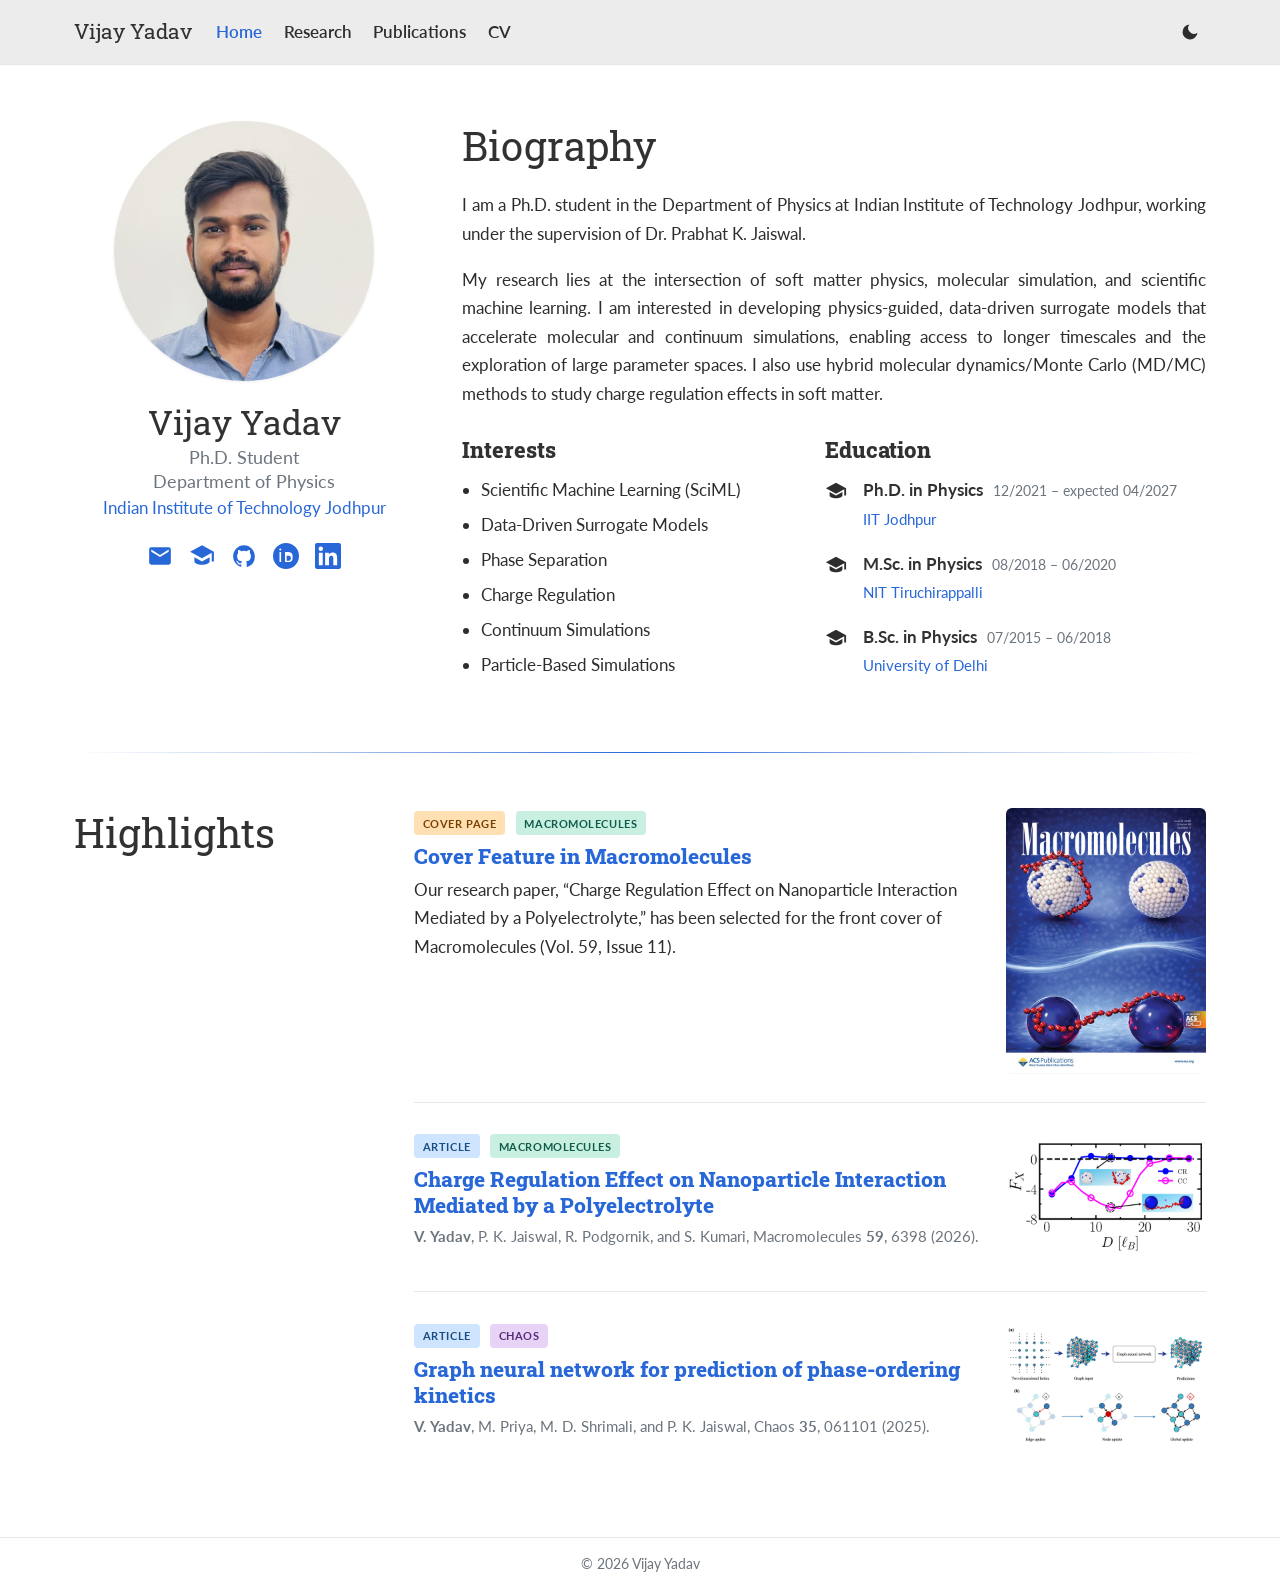
<file: index.html>
<!DOCTYPE html>
<html lang="en" data-theme="light">
<head>
  <meta charset="UTF-8">
  <meta name="viewport" content="width=device-width, initial-scale=1.0">
  <title>Home · Vijay Yadav</title>
  <meta name="description" content="Research profile of Vijay Yadav, Ph.D. student at IIT Jodhpur.">
  <link rel="icon" type="image/svg+xml" href="assets/img/favicon.svg">

  <!-- Nunito font (the rounded look from the reference theme) -->
  <link rel="preconnect" href="https://fonts.googleapis.com">
  <link rel="preconnect" href="https://fonts.gstatic.com" crossorigin>
  <link href="https://fonts.googleapis.com/css2?family=Lato:ital,wght@0,400;0,700;0,900;1,400&family=Roboto+Slab:wght@400;700;800&display=swap" rel="stylesheet">

  <link rel="stylesheet" href="assets/css/styles.css">
</head>
<body>

  <!-- =====================================================================
       NAVIGATION
       ===================================================================== -->
  <header class="site-nav">
    <div class="nav-inner">
      <a class="nav-brand" href="index.html">Vijay Yadav</a>

      <nav class="nav-links" id="navLinks">
        <a href="index.html" class="active">Home</a>
        <a href="research.html">Research</a>
        <a href="publications.html">Publications</a>
        <a href="cv.html">CV</a>

        <button class="icon-btn theme-toggle" aria-label="Toggle dark mode" title="Toggle dark mode">
          <svg class="icon-moon" viewBox="0 0 24 24" fill="currentColor"><path d="M21 12.79A9 9 0 1 1 11.21 3 7 7 0 0 0 21 12.79z"/></svg>
          <svg class="icon-sun" viewBox="0 0 24 24" fill="none" stroke="currentColor" stroke-width="2" stroke-linecap="round"><circle cx="12" cy="12" r="4"/><path d="M12 2v2M12 20v2M4.9 4.9l1.4 1.4M17.7 17.7l1.4 1.4M2 12h2M20 12h2M4.9 19.1l1.4-1.4M17.7 6.3l1.4-1.4"/></svg>
          <span class="theme-label">Dark mode</span>
        </button>
      </nav>

      <div class="nav-actions">
        <!-- Hamburger (shown on small screens only) -->
        <button class="icon-btn nav-toggle" aria-label="Open menu" title="Menu">
          <svg viewBox="0 0 24 24" fill="none" stroke="currentColor" stroke-width="2" stroke-linecap="round"><path d="M3 6h18M3 12h18M3 18h18"/></svg>
        </button>
      </div>
    </div>
  </header>

  <main class="container">

    <!-- =================================================================
         HERO / BIOGRAPHY
         ================================================================= -->
    <section class="section hero" id="about">
      <div class="hero-grid">

        <!-- Left: profile card -->
        <aside class="profile-card">
          <img class="avatar" src="assets/img/vijay.JPG" alt="Photo of Vijay Yadav" width="560" height="586" fetchpriority="high">
          <h1 class="profile-name">Vijay Yadav</h1>
          <p class="profile-role">Ph.D. Student</p>
          <p class="profile-dept">Department of Physics</p>
          <a class="profile-org" href="https://www.iitj.ac.in/" target="_blank" rel="noopener">Indian Institute of Technology Jodhpur</a>

          <div class="social-icons">
            <!-- Email -->
            <a href="mailto:yadav.59@iitj.ac.in" aria-label="Email" title="Email">
              <svg width="26" height="26" viewBox="0 0 24 24" fill="currentColor"><path d="M20 4H4a2 2 0 0 0-2 2v12a2 2 0 0 0 2 2h16a2 2 0 0 0 2-2V6a2 2 0 0 0-2-2zm0 4-8 5-8-5V6l8 5 8-5z"/></svg>
            </a>
            <!-- Google Scholar -->
            <a href="https://scholar.google.com/citations?user=Ba7wpCMAAAAJ&hl=en" target="_blank" rel="noopener" aria-label="Google Scholar" title="Google Scholar">
              <svg width="26" height="26" viewBox="0 0 24 24" fill="currentColor"><path d="M12 2 1 8l11 6 9-4.9V17h2V8L12 2zM5 13.2V17c0 1.7 3.1 3 7 3s7-1.3 7-3v-3.8l-7 3.8-7-3.8z"/></svg>
            </a>
            <!-- GitHub -->
            <a href="https://github.com/ivijayyadav" target="_blank" rel="noopener" aria-label="GitHub" title="GitHub">
              <svg width="26" height="26" viewBox="0 0 24 24" fill="currentColor"><path d="M12 2C6.48 2 2 6.58 2 12.25c0 4.53 2.87 8.37 6.84 9.73.5.09.68-.22.68-.49v-1.7c-2.78.62-3.37-1.2-3.37-1.2-.45-1.18-1.11-1.5-1.11-1.5-.91-.63.07-.62.07-.62 1 .07 1.53 1.06 1.53 1.06.9 1.56 2.36 1.11 2.94.85.09-.66.35-1.11.63-1.37-2.22-.26-4.56-1.14-4.56-5.06 0-1.12.39-2.03 1.03-2.75-.1-.26-.45-1.3.1-2.71 0 0 .84-.28 2.75 1.05a9.3 9.3 0 0 1 5 0c1.91-1.33 2.75-1.05 2.75-1.05.55 1.41.2 2.45.1 2.71.64.72 1.03 1.63 1.03 2.75 0 3.93-2.34 4.79-4.57 5.05.36.32.68.94.68 1.9v2.82c0 .27.18.59.69.49A10.26 10.26 0 0 0 22 12.25C22 6.58 17.52 2 12 2z"/></svg>
            </a>
            <!-- ORCID -->
            <a href="https://orcid.org/0009-0006-4903-8044" target="_blank" rel="noopener" aria-label="ORCID" title="ORCID">
              <svg width="26" height="26" viewBox="0 0 24 24" fill="currentColor"><path d="M12 0a12 12 0 1 0 0 24 12 12 0 0 0 0-24zM7.5 17.6H6V8.4h1.5v9.2zM6.7 6.9a.95.95 0 1 1 0-1.9.95.95 0 0 1 0 1.9zm11.4 7.1c0 2.6-1.7 3.6-4 3.6h-3V8.4h3c2.2 0 4 1 4 3.6zm-1.6 0c0-1.9-1.2-2.3-2.6-2.3h-1.3v4.6h1.3c1.3 0 2.6-.4 2.6-2.3z"/></svg>
            </a>
            <!-- LinkedIn -->
            <a href="https://www.linkedin.com/in/vijpiml/" target="_blank" rel="noopener" aria-label="LinkedIn" title="LinkedIn">
              <svg width="26" height="26" viewBox="0 0 24 24" fill="currentColor"><path d="M20.45 20.45h-3.56v-5.57c0-1.33-.02-3.04-1.85-3.04-1.85 0-2.14 1.45-2.14 2.94v5.67H9.34V9h3.42v1.56h.05c.48-.9 1.64-1.85 3.37-1.85 3.6 0 4.27 2.37 4.27 5.46v6.28zM5.34 7.43a2.07 2.07 0 1 1 0-4.14 2.07 2.07 0 0 1 0 4.14zM7.12 20.45H3.56V9h3.56v11.45zM22.22 0H1.77C.8 0 0 .78 0 1.75v20.5C0 23.22.8 24 1.77 24h20.45c.98 0 1.78-.78 1.78-1.75V1.75C24 .78 23.2 0 22.22 0z"/></svg>
            </a>
          </div>
        </aside>

        <!-- Right: biography text -->
        <div class="bio">
          <h2 class="section-title">Biography</h2>
          <p>
            I am a Ph.D. student in the Department of Physics at 
            <a href="https://www.iitj.ac.in/" target="_blank" rel="noopener">Indian Institute of Technology Jodhpur</a>, 
            working under the supervision of <a href="https://home.iitj.ac.in/~prabhat.jaiswal/" target="_blank" rel="noopener">Dr. Prabhat K. Jaiswal</a>.
          </p>

          <p>  
            My research lies at the intersection of soft matter physics, molecular simulation, and scientific machine learning. 
            I am interested in developing physics-guided, data-driven surrogate models that accelerate molecular and continuum simulations, 
            enabling access to longer timescales and the exploration of large parameter spaces. 
            I also use hybrid molecular dynamics/Monte Carlo (MD/MC) methods to study charge regulation effects in soft matter.
          </p>

          <div class="info-grid">
            <div>
              <h3>Interests</h3>
              <ul>
                <li>Scientific Machine Learning (SciML)</li>
                <li>Data-Driven Surrogate Models</li>
                <li>Phase Separation</li>
                <li>Charge Regulation</li>
                <li>Continuum Simulations</li>
                <li>Particle-Based Simulations</li>
              </ul>
            </div>
            <div>
              <h3>Education</h3>
              <ul class="edu-list">
                <li>
                  <svg viewBox="0 0 24 24" fill="currentColor"><path d="M12 3 1 9l11 6 9-4.9V17h2V9L12 3zM5 13.2V17c0 1.7 3.1 3 7 3s7-1.3 7-3v-3.8l-7 3.8-7-3.8z"/></svg>
                  <span>
                    <span class="edu-degree">Ph.D. in Physics</span> <span class="edu-date">12/2021 – expected 04/2027</span><br>
                    <span class="edu-school"><a href="https://www.iitj.ac.in/" target="_blank" rel="noopener">IIT Jodhpur</a></span>
                  </span>
                </li>
                <li>
                  <svg viewBox="0 0 24 24" fill="currentColor"><path d="M12 3 1 9l11 6 9-4.9V17h2V9L12 3zM5 13.2V17c0 1.7 3.1 3 7 3s7-1.3 7-3v-3.8l-7 3.8-7-3.8z"/></svg>
                  <span>
                    <span class="edu-degree">M.Sc. in Physics</span> <span class="edu-date">08/2018 – 06/2020</span><br>
                    <span class="edu-school"><a href="https://www.nitt.edu/" target="_blank" rel="noopener">NIT Tiruchirappalli</a></span>
                  </span>
                </li>
                <li>
                  <svg viewBox="0 0 24 24" fill="currentColor"><path d="M12 3 1 9l11 6 9-4.9V17h2V9L12 3zM5 13.2V17c0 1.7 3.1 3 7 3s7-1.3 7-3v-3.8l-7 3.8-7-3.8z"/></svg>
                  <span>
                    <span class="edu-degree">B.Sc. in Physics</span> <span class="edu-date">07/2015 – 06/2018</span><br>
                    <span class="edu-school"><a href="https://www.du.ac.in/" target="_blank" rel="noopener">University of Delhi</a></span>
                  </span>
                </li>
              </ul>
            </div>
          </div>
        </div>
      </div>
    </section>

    <!-- =================================================================
         HIGHLIGHTS
         ================================================================= -->
    <section class="section split-section" id="highlights">
      <div class="split-grid">
        <h2 class="section-title">Highlights</h2>
        <div class="pub-list">

          <article class="pub-item">
            <div class="pub-tags">
              <span class="pub-tag pub-tag--cover">Cover Page</span>
              <span class="pub-tag pub-tag--macromolecules">Macromolecules</span>
            </div>
            <div class="pub-thumb">
              <img src="assets/img/macromolecules_cover.jpeg" alt="Macromolecules cover featuring our article" width="600" height="798" loading="lazy" decoding="async">
            </div>
            <div class="pub-body">
              <h3 class="pub-title"><a href="https://pubs.acs.org/mamobx/issue/59/11" target="_blank" rel="noopener">Cover Feature in Macromolecules</a></h3>
              <p class="pub-summary">Our research paper, “Charge Regulation Effect on Nanoparticle Interaction Mediated by a Polyelectrolyte,” has been selected for the front cover of Macromolecules (Vol. 59, Issue 11).</p>
            </div>
          </article>

          <article class="pub-item">
            <div class="pub-tags">
              <span class="pub-tag pub-tag--article">Article</span>
              <span class="pub-tag pub-tag--macromolecules">Macromolecules</span>
            </div>
            <div class="pub-thumb">
              <img src="assets/img/charge_regulation_thumb.png" alt="Charge regulation between nanoparticles" width="600" height="360" loading="lazy" decoding="async">
            </div>
            <div class="pub-body">
              <h3 class="pub-title"><a href="https://doi.org/10.1021/acs.macromol.5c03412" target="_blank" rel="noopener">Charge Regulation Effect on Nanoparticle Interaction Mediated by a Polyelectrolyte</a></h3>
              <p class="pub-authors"><strong>V. Yadav</strong>, P. K. Jaiswal, R. Podgornik, and S. Kumari, Macromolecules <strong>59</strong>, 6398 (2026).</p>
            </div>
          </article>

          <article class="pub-item">
            <div class="pub-tags">
              <span class="pub-tag pub-tag--article">Article</span>
              <span class="pub-tag pub-tag--chaos">Chaos</span>
            </div>
            <div class="pub-thumb">
              <img src="assets/img/gnn_thumb.png" alt="Graph neural network for phase-ordering kinetics" width="600" height="354" loading="lazy" decoding="async">
            </div>
            <div class="pub-body">
              <h3 class="pub-title"><a href="https://doi.org/10.1063/5.0273728" target="_blank" rel="noopener">Graph neural network for prediction of phase-ordering kinetics</a></h3>
              <p class="pub-authors"><strong>V. Yadav</strong>, M. Priya, M. D. Shrimali, and P. K. Jaiswal, Chaos <strong>35</strong>, 061101 (2025).</p>
            </div>
          </article>

        </div>
      </div>
    </section>

  </main>

  <!-- =====================================================================
       FOOTER
       ===================================================================== -->
  <footer class="site-footer">
    <div class="container">
      © <span id="year">2026</span> Vijay Yadav
    </div>
  </footer>

  <script src="assets/js/main.js"></script>
</body>
</html>
</file>
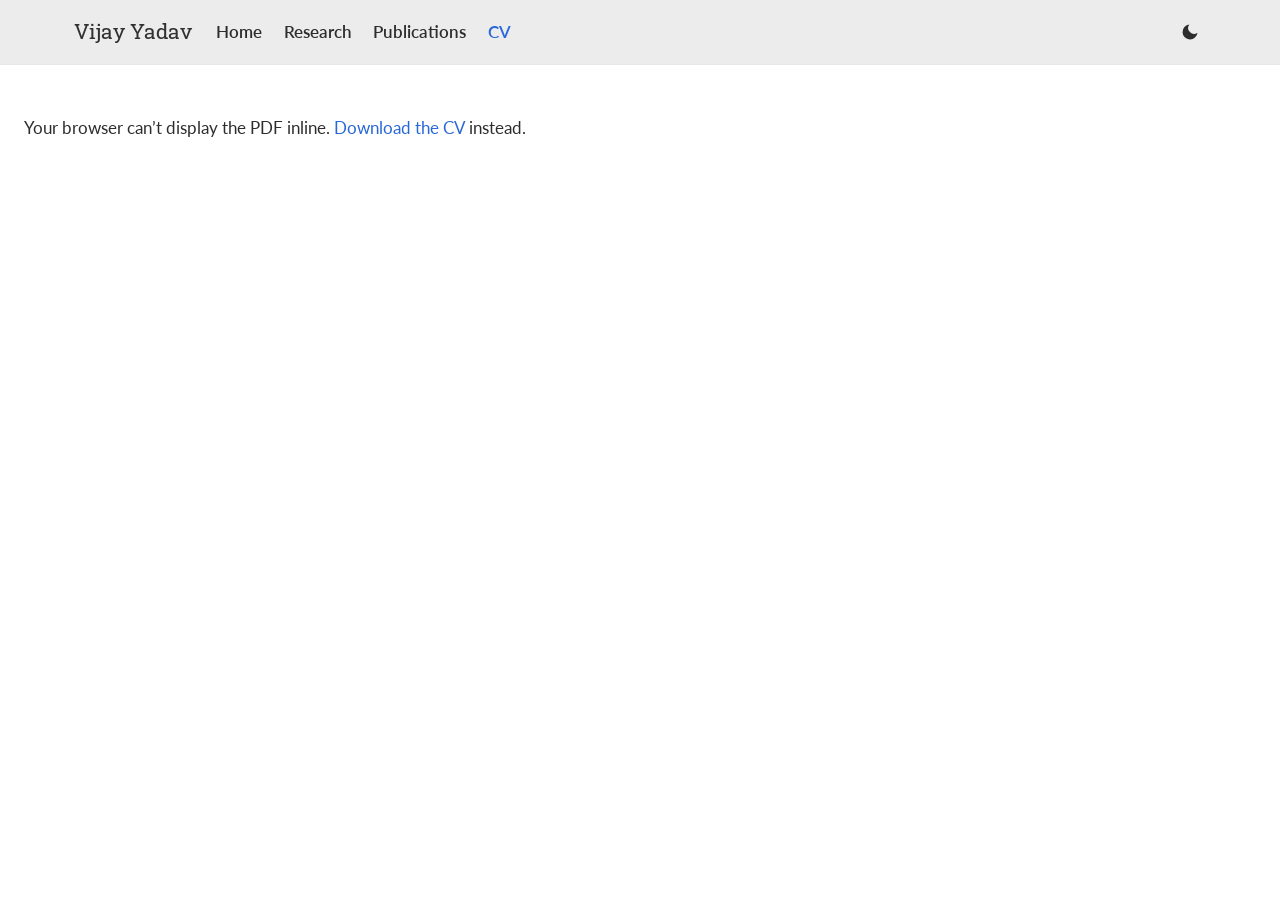
<file: cv.html>
<!DOCTYPE html>
<html lang="en" data-theme="light">
<head>
  <meta charset="UTF-8">
  <meta name="viewport" content="width=device-width, initial-scale=1.0">
  <title>CV · Vijay Yadav</title>
  <meta name="description" content="Curriculum Vitae of Vijay Yadav, Ph.D. student at IIT Jodhpur.">
  <link rel="icon" type="image/svg+xml" href="assets/img/favicon.svg">

  <link rel="preconnect" href="https://fonts.googleapis.com">
  <link rel="preconnect" href="https://fonts.gstatic.com" crossorigin>
  <link href="https://fonts.googleapis.com/css2?family=Lato:ital,wght@0,400;0,700;0,900;1,400&family=Roboto+Slab:wght@400;700;800&display=swap" rel="stylesheet">

  <link rel="stylesheet" href="assets/css/styles.css">
</head>
<body>

  <!-- =====================================================================
       NAVIGATION  ("CV" is active here)
       ===================================================================== -->
  <header class="site-nav">
    <div class="nav-inner">
      <a class="nav-brand" href="index.html">Vijay Yadav</a>

      <nav class="nav-links" id="navLinks">
        <a href="index.html">Home</a>
        <a href="research.html">Research</a>
        <a href="publications.html">Publications</a>
        <a href="cv.html" class="active">CV</a>

        <button class="icon-btn theme-toggle" aria-label="Toggle dark mode" title="Toggle dark mode">
          <svg class="icon-moon" viewBox="0 0 24 24" fill="currentColor"><path d="M21 12.79A9 9 0 1 1 11.21 3 7 7 0 0 0 21 12.79z"/></svg>
          <svg class="icon-sun" viewBox="0 0 24 24" fill="none" stroke="currentColor" stroke-width="2" stroke-linecap="round"><circle cx="12" cy="12" r="4"/><path d="M12 2v2M12 20v2M4.9 4.9l1.4 1.4M17.7 17.7l1.4 1.4M2 12h2M20 12h2M4.9 19.1l1.4-1.4M17.7 6.3l1.4-1.4"/></svg>
          <span class="theme-label">Dark mode</span>
        </button>
      </nav>

      <div class="nav-actions">
        <button class="icon-btn nav-toggle" aria-label="Open menu" title="Menu">
          <svg viewBox="0 0 24 24" fill="none" stroke="currentColor" stroke-width="2" stroke-linecap="round"><path d="M3 6h18M3 12h18M3 18h18"/></svg>
        </button>
      </div>
    </div>
  </header>

  <main>
    <!-- Desktop: the PDF itself. Phones/tablets can't render an inline PDF well,
         so styles.css hides this there and shows the HTML version below instead. -->
    <object class="cv-embed cv-pdf" data="assets/docs/cv_vijay.pdf" type="application/pdf">
      <p class="cv-embed-fallback">Your browser can’t display the PDF inline. <a href="assets/docs/cv_vijay.pdf" download>Download the CV</a> instead.</p>
    </object>

    <!-- Phones/tablets: HTML copy of the CV. Keep in sync with assets/docs/cv_vijay.pdf -->
    <div class="container cv-html">
      <section class="section">
        <div class="page-header">
          <h1 class="section-title">Vijay Yadav</h1>
          <a class="btn-download" href="assets/docs/cv_vijay.pdf" download>
            <svg viewBox="0 0 24 24" fill="none" stroke="currentColor" stroke-width="2" stroke-linecap="round" stroke-linejoin="round"><path d="M21 15v4a2 2 0 0 1-2 2H5a2 2 0 0 1-2-2v-4M7 10l5 5 5-5M12 15V3"/></svg>
            PDF
          </a>
        </div>
        <p class="page-tagline">Ph.D. Student, Department of Physics, IIT Jodhpur</p>

        <!-- ===== Education ===== -->
        <div class="cv-section">
          <h2 class="cv-heading">Education</h2>
          <div class="cv-entry">
            <div class="cv-entry-head">
              <span class="cv-role">Ph.D. Physics</span>
              <span class="cv-meta">12/2021 – expected 04/2027</span>
            </div>
            <div class="cv-entry-head">
              <strong>Indian Institute of Technology Jodhpur</strong>
              <span class="cv-meta">Rajasthan, India</span>
            </div>
            <ul>
              <li>Thesis title: Data-Driven Surrogate Models for Phase-Ordering Kinetics and Charge Regulation Effects.</li>
              <li>PhD advisor: Prabhat K. Jaiswal</li>
            </ul>
          </div>
          <div class="cv-entry">
            <div class="cv-entry-head">
              <span class="cv-role">M.Sc. Physics</span>
              <span class="cv-meta">08/2018 – 06/2020</span>
            </div>
            <div class="cv-entry-head">
              <strong>National Institute of Technology Tiruchirappalli</strong>
              <span class="cv-meta">Tamil Nadu, India</span>
            </div>
          </div>
          <div class="cv-entry">
            <div class="cv-entry-head">
              <span class="cv-role">B.Sc. (Hons.) Physics</span>
              <span class="cv-meta">07/2015 – 06/2018</span>
            </div>
            <div class="cv-entry-head">
              <strong>University of Delhi</strong>
              <span class="cv-meta">New Delhi, India</span>
            </div>
          </div>
        </div>

        <!-- ===== Publications ===== -->
        <div class="cv-section">
          <h2 class="cv-heading">Publications</h2>
          <h3 class="cv-subheading">Published</h3>
          <ol class="cv-list">
            <li>
              <strong>V. Yadav</strong>, P. K. Jaiswal, R. Podgornik, and S. Kumari,
              Charge Regulation Effect on Nanoparticle Interaction Mediated by a Polyelectrolyte,
              <a class="cv-org" href="https://doi.org/10.1021/acs.macromol.5c03412" target="_blank" rel="noopener">Macromolecules</a> <strong>59</strong>, <strong>11</strong>, 6398-6409 (2026).
            </li>
            <li>
              <strong>V. Yadav</strong>, M. Priya, M. D. Shrimali, and P. K. Jaiswal,
              Graph Neural Network for Prediction of Phase-Ordering Kinetics,
              <a class="cv-org" href="https://doi.org/10.1063/5.0273728" target="_blank" rel="noopener">Chaos</a> <strong>35</strong>, 061101 (2025).
            </li>
            <li>
              S. Chauhan, S. Mandal, <strong>V. Yadav</strong>, P. K. Jaiswal, M. Priya, and M. D. Shrimali,
              Machine Learning Based Prediction of Phase Ordering Dynamics,
              <a class="cv-org" href="https://doi.org/10.1063/5.0156611" target="_blank" rel="noopener">Chaos</a> <strong>33</strong>, 061103 (2023).
            </li>
          </ol>
          <h3 class="cv-subheading">In Review</h3>
          <ol class="cv-list">
            <li>
              <strong>V. Yadav</strong>, P. Pandey, M. Priya, M. D. Shrimali, and P. K. Jaiswal,
              Physics-Constrained Neural Surrogate for Domain Growth Prediction in Systems with Conserved Kinetics.
              <a href="https://arxiv.org/abs/2606.26128" target="_blank" rel="noopener">arXiv:2606.26128</a>
            </li>
            <li>
              <strong>V. Yadav</strong>, S. Kumari, and P. K. Jaiswal,
              Machine Learning Accelerated Simulation of Charge Regulation Effects.
            </li>
          </ol>
        </div>

        <!-- ===== Conferences & Presentations ===== -->
        <div class="cv-section">
          <h2 class="cv-heading">Conferences &amp; Presentations</h2>
          <ul class="cv-dated">
            <li><strong>07/2026:</strong> Flash Talk: Data-Driven Modelling of Phase-Ordering Kinetics – <a href="https://sites.google.com/iitj.ac.in/sophyc-2026/schedule" target="_blank" rel="noopener">Symposium on Complex Dynamics in Chemistry, Physics, and Biology (CDCPB 2026)</a>, IIT Jodhpur, Rajasthan, India.</li>
            <li><strong>03/2026:</strong> Oral Talk: Machine Learning and GPU-Accelerated Modeling of Phase-Ordering Kinetics – <a href="https://meetings-archive.aps.org/smt/2026/od01/50/" target="_blank" rel="noopener">APS Global Physics Summit 2026</a>, Denver, Colorado, USA. [Virtual].</li>
            <li><strong>03/2026:</strong> Poster Presentation: Charge Regulation Effects on Polyelectrolyte-Mediated Nanoparticle Interactions – <a href="https://meetings-archive.aps.org/smt/2026/od02/91/" target="_blank" rel="noopener">APS Global Physics Summit 2026</a>, Denver, Colorado, USA. [Virtual].</li>
            <li><strong>12/2025:</strong> Poster Presentation: Graph Neural Network for Phase-Ordering Kinetics – International Conference on Complex Fluids, IISc, Bangalore, India.</li>
            <li><strong>05/2023:</strong> Poster Presentation: Study of Hessian Matrix Eigenvalues of the Glassy System Before and After Yield Stress and Its Prediction Using Random Matrix Theory – <a href="https://www.cecam.org/workshop-details/mesoscale-modelling-of-driven-disordered-materials-from-glasses-to-active-matter-1206" target="_blank" rel="noopener">CECAM Workshop on Mesoscale Modelling of Driven Disordered Materials: From Glasses to Active Matter</a>, EPFL, Lausanne, Switzerland.</li>
          </ul>
        </div>

        <!-- ===== Technical Skills ===== -->
        <div class="cv-section">
          <h2 class="cv-heading">Technical Skills</h2>
          <div class="skill-block">
            <h4>Programming Languages</h4>
            <div class="tag-row"><span class="tag">Python</span><span class="tag">Mojo</span></div>
          </div>
          <div class="skill-block">
            <h4>Deep Learning</h4>
            <div class="tag-row"><span class="tag">Graph Neural Networks</span><span class="tag">Neural Operators</span><span class="tag">PyTorch</span><span class="tag">PyTorch Geometric</span><span class="tag">JAX/FLAX</span></div>
          </div>
          <div class="skill-block">
            <h4>Simulation</h4>
            <div class="tag-row"><span class="tag">Molecular Dynamics</span><span class="tag">Monte Carlo</span><span class="tag">Finite Difference Method</span><span class="tag">LAMMPS</span></div>
          </div>
          <div class="skill-block">
            <h4>Additional Tools</h4>
            <div class="tag-row"><span class="tag">HPC/SLURM</span><span class="tag">Git</span><span class="tag">OVITO</span><span class="tag">Matplotlib</span><span class="tag">LaTeX</span></div>
          </div>
        </div>

        <!-- ===== Awards & Achievements ===== -->
        <div class="cv-section">
          <h2 class="cv-heading">Awards &amp; Achievements</h2>
          <ul class="cv-dated">
            <li><strong>06/2026:</strong> Article <em>Charge Regulation Effect on Nanoparticle Interaction Mediated by a Polyelectrolyte</em> selected for the front cover of <a class="cv-org" href="https://pubs.acs.org/mamobx/issue/59/11" target="_blank" rel="noopener">Macromolecules</a>, Vol. 59, Issue 11.</li>
            <li><strong>05/2023:</strong> Institute travel grant to present at the CECAM workshop at EPFL, Lausanne, Switzerland.</li>
          </ul>
        </div>

        <!-- ===== Teaching & Mentorship ===== -->
        <div class="cv-section">
          <h2 class="cv-heading">Teaching &amp; Mentorship</h2>
          <div class="cv-entry">
            <div class="cv-entry-head">
              <span class="cv-role">Teaching Assistant</span>
              <span class="cv-meta">2023 – 2025</span>
            </div>
            <div class="cv-meta">Indian Institute of Technology Jodhpur</div>
            <ul>
              <li>Delivered lectures and tutorials on Python programming, algorithms, numerical methods, and data visualization for B.S. and M.Sc. students, with the largest class exceeding 30 students.</li>
            </ul>
          </div>
          <div class="cv-entry">
            <div class="cv-entry-head">
              <span class="cv-role">B.S. and M.Sc. Student Mentor</span>
              <span class="cv-meta">2022 – 2026</span>
            </div>
            <div class="cv-meta">Indian Institute of Technology Jodhpur</div>
            <ul>
              <li>Mentored four M.Sc. and two B.S. students on their thesis research projects.</li>
            </ul>
          </div>
        </div>

        <!-- ===== Languages ===== -->
        <div class="cv-section">
          <h2 class="cv-heading">Languages</h2>
          <div class="tag-row">
            <span class="tag">English — Fluent</span>
            <span class="tag">Hindi — Mother Tongue</span>
          </div>
        </div>

        <!-- ===== Open-Source Projects ===== -->
        <div class="cv-section">
          <h2 class="cv-heading">Open-Source Projects</h2>
          <div class="cv-entry">
            <div class="cv-entry-head">
              <a class="cv-role" href="https://github.com/ivijayyadav/simpok" target="_blank" rel="noopener">Simpok</a>
              <a class="cv-meta" href="https://pypi.org/project/simpok/" target="_blank" rel="noopener"><code>pip install simpok</code></a>
            </div>
            <p>
              A Python package for phase-field simulation of phase-ordering kinetics, with all compute kernels written in Mojo.
              It provides Time-Dependent Ginzburg–Landau (Model A), Cahn–Hilliard–Cook (Model B), and surface-directed spinodal
              decomposition solvers. Same code runs on CPU and a GPU backend (NVIDIA, AMD, Apple).
            </p>
          </div>
        </div>
      </section>
    </div>
  </main>

  <script src="assets/js/main.js"></script>
</body>
</html>
</file>
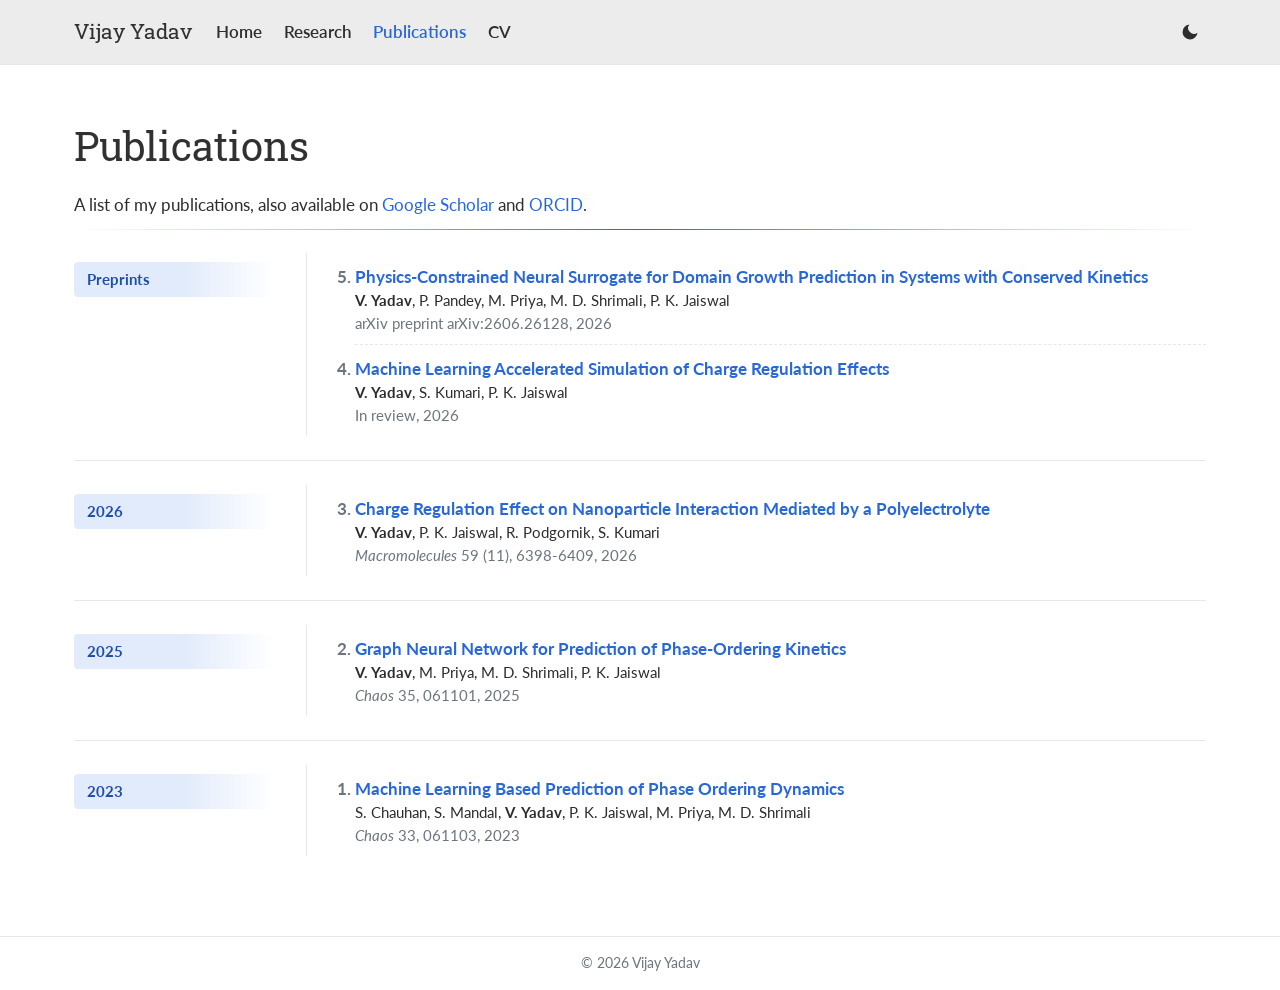
<file: publications.html>
<!DOCTYPE html>
<html lang="en" data-theme="light">
<head>
  <meta charset="UTF-8">
  <meta name="viewport" content="width=device-width, initial-scale=1.0">
  <title>Publications · Vijay Yadav</title>
  <meta name="description" content="Publications by Vijay Yadav.">
  <link rel="icon" type="image/svg+xml" href="assets/img/favicon.svg">

  <link rel="preconnect" href="https://fonts.googleapis.com">
  <link rel="preconnect" href="https://fonts.gstatic.com" crossorigin>
  <link href="https://fonts.googleapis.com/css2?family=Lato:ital,wght@0,400;0,700;0,900;1,400&family=Roboto+Slab:wght@400;700;800&display=swap" rel="stylesheet">

  <link rel="stylesheet" href="assets/css/styles.css">
</head>
<body>

  <!-- =====================================================================
       NAVIGATION  (same bar as the homepage; "Publications" is active here)
       ===================================================================== -->
  <header class="site-nav">
    <div class="nav-inner">
      <a class="nav-brand" href="index.html">Vijay Yadav</a>

      <nav class="nav-links" id="navLinks">
        <a href="index.html">Home</a>
        <a href="research.html">Research</a>
        <a href="publications.html" class="active">Publications</a>
        <a href="cv.html">CV</a>

        <button class="icon-btn theme-toggle" aria-label="Toggle dark mode" title="Toggle dark mode">
          <svg class="icon-moon" viewBox="0 0 24 24" fill="currentColor"><path d="M21 12.79A9 9 0 1 1 11.21 3 7 7 0 0 0 21 12.79z"/></svg>
          <svg class="icon-sun" viewBox="0 0 24 24" fill="none" stroke="currentColor" stroke-width="2" stroke-linecap="round"><circle cx="12" cy="12" r="4"/><path d="M12 2v2M12 20v2M4.9 4.9l1.4 1.4M17.7 17.7l1.4 1.4M2 12h2M20 12h2M4.9 19.1l1.4-1.4M17.7 6.3l1.4-1.4"/></svg>
          <span class="theme-label">Dark mode</span>
        </button>
      </nav>

      <div class="nav-actions">
        <button class="icon-btn nav-toggle" aria-label="Open menu" title="Menu">
          <svg viewBox="0 0 24 24" fill="none" stroke="currentColor" stroke-width="2" stroke-linecap="round"><path d="M3 6h18M3 12h18M3 18h18"/></svg>
        </button>
      </div>
    </div>
  </header>

  <main class="container">

    <section class="section">
      <h1 class="section-title">Publications</h1>
      <p class="pub-summary">
        A list of my publications, also available on
        <a href="https://scholar.google.com/citations?user=Ba7wpCMAAAAJ&hl=en" target="_blank" rel="noopener">Google Scholar</a>
        and <a href="https://orcid.org/0009-0006-4903-8044" target="_blank" rel="noopener">ORCID</a>.
      </p>

      <!-- Entries follow the Google Scholar layout: title (linked), authors, venue -->

      <!-- ===== Preprints ===== -->
      <div class="pub-year">
        <span class="year-tag">Preprints</span>
        <ol class="gs-list" reversed start="5">
          <li>
            <div class="gs-title"><a href="https://arxiv.org/abs/2606.26128" target="_blank" rel="noopener">Physics-Constrained Neural Surrogate for Domain Growth Prediction in Systems with Conserved Kinetics</a></div>
            <div class="gs-authors"><strong>V. Yadav</strong>, P. Pandey, M. Priya, M. D. Shrimali, P. K. Jaiswal</div>
            <div class="gs-venue">arXiv preprint arXiv:2606.26128, 2026</div>
          </li>
          <li>
            <!-- Link pending: replace the span with <a href="..." target="_blank" rel="noopener"> once available -->
            <div class="gs-title"><span class="gs-link-pending">Machine Learning Accelerated Simulation of Charge Regulation Effects</span></div>
            <div class="gs-authors"><strong>V. Yadav</strong>, S. Kumari, P. K. Jaiswal</div>
            <div class="gs-venue">In review, 2026</div>
          </li>
        </ol>
      </div>

      <!-- ===== 2026 ===== -->
      <div class="pub-year">
        <span class="year-tag">2026</span>
        <ol class="gs-list" reversed start="3">
          <li>
            <div class="gs-title"><a href="https://doi.org/10.1021/acs.macromol.5c03412" target="_blank" rel="noopener">Charge Regulation Effect on Nanoparticle Interaction Mediated by a Polyelectrolyte</a></div>
            <div class="gs-authors"><strong>V. Yadav</strong>, P. K. Jaiswal, R. Podgornik, S. Kumari</div>
            <div class="gs-venue"><em>Macromolecules</em> 59 (11), 6398-6409, 2026</div>
          </li>
        </ol>
      </div>

      <!-- ===== 2025 ===== -->
      <div class="pub-year">
        <span class="year-tag">2025</span>
        <ol class="gs-list" reversed start="2">
          <li>
            <div class="gs-title"><a href="https://doi.org/10.1063/5.0273728" target="_blank" rel="noopener">Graph Neural Network for Prediction of Phase-Ordering Kinetics</a></div>
            <div class="gs-authors"><strong>V. Yadav</strong>, M. Priya, M. D. Shrimali, P. K. Jaiswal</div>
            <div class="gs-venue"><em>Chaos</em> 35, 061101, 2025</div>
          </li>
        </ol>
      </div>

      <!-- ===== 2023 ===== -->
      <div class="pub-year">
        <span class="year-tag">2023</span>
        <ol class="gs-list" reversed start="1">
          <li>
            <div class="gs-title"><a href="https://doi.org/10.1063/5.0156611" target="_blank" rel="noopener">Machine Learning Based Prediction of Phase Ordering Dynamics</a></div>
            <div class="gs-authors">S. Chauhan, S. Mandal, <strong>V. Yadav</strong>, P. K. Jaiswal, M. Priya, M. D. Shrimali</div>
            <div class="gs-venue"><em>Chaos</em> 33, 061103, 2023</div>
          </li>
        </ol>
      </div>
    </section>

  </main>

  <footer class="site-footer">
    <div class="container">
      © <span id="year">2026</span> Vijay Yadav
    </div>
  </footer>

  <script src="assets/js/main.js"></script>
</body>
</html>
</file>
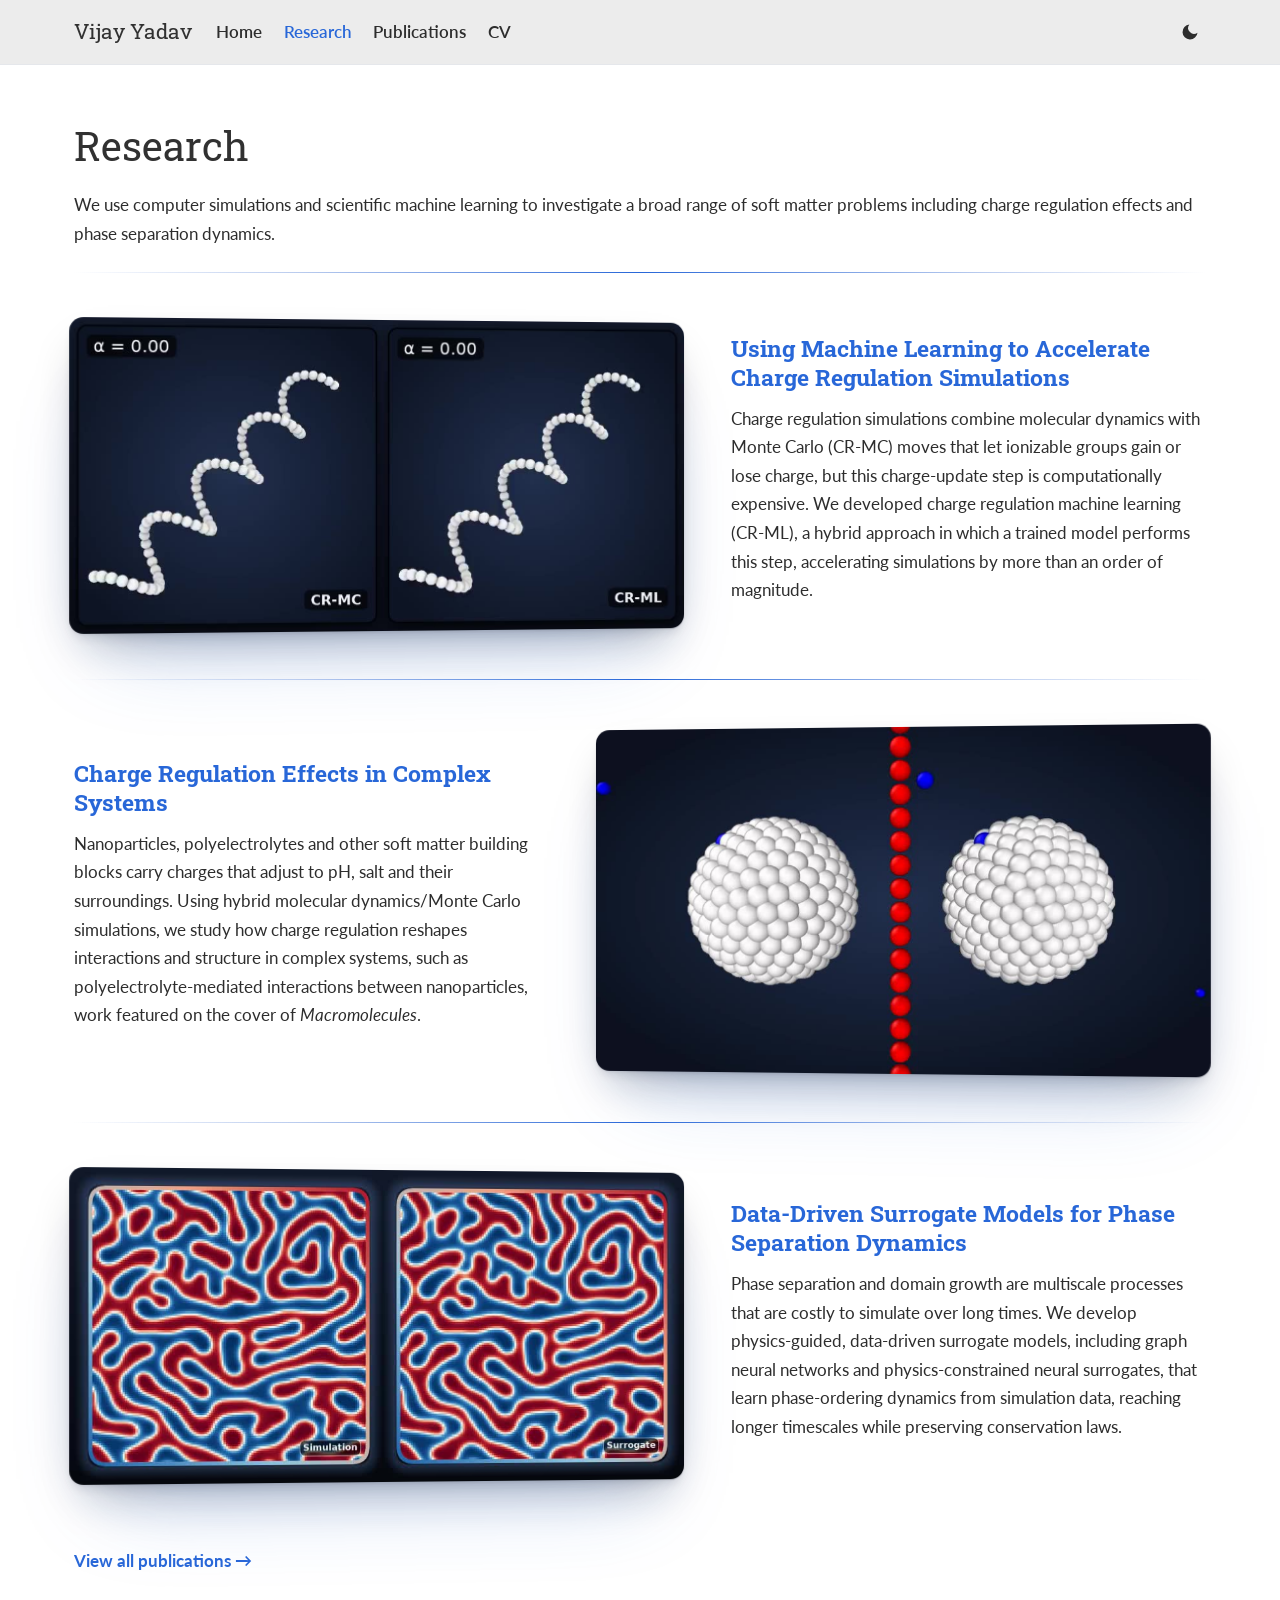
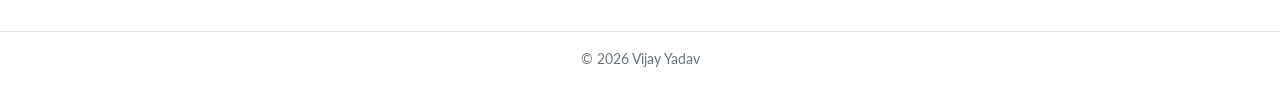
<file: research.html>
<!DOCTYPE html>
<html lang="en" data-theme="light">
<head>
  <meta charset="UTF-8">
  <meta name="viewport" content="width=device-width, initial-scale=1.0">
  <title>Research · Vijay Yadav</title>
  <meta name="description" content="Research of Vijay Yadav: machine learning for charge regulation simulations, nanoparticle–polyelectrolyte complexes, and data-driven surrogates for phase separation.">
  <link rel="icon" type="image/svg+xml" href="assets/img/favicon.svg">

  <link rel="preconnect" href="https://fonts.googleapis.com">
  <link rel="preconnect" href="https://fonts.gstatic.com" crossorigin>
  <link href="https://fonts.googleapis.com/css2?family=Lato:ital,wght@0,400;0,700;0,900;1,400&family=Roboto+Slab:wght@400;700;800&display=swap" rel="stylesheet">

  <link rel="stylesheet" href="assets/css/styles.css">
</head>
<body>

  <!-- =====================================================================
       NAVIGATION  (same bar as the homepage; "Research" is active here)
       ===================================================================== -->
  <header class="site-nav">
    <div class="nav-inner">
      <a class="nav-brand" href="index.html">Vijay Yadav</a>

      <nav class="nav-links" id="navLinks">
        <a href="index.html">Home</a>
        <a href="research.html" class="active">Research</a>
        <a href="publications.html">Publications</a>
        <a href="cv.html">CV</a>

        <button class="icon-btn theme-toggle" aria-label="Toggle dark mode" title="Toggle dark mode">
          <svg class="icon-moon" viewBox="0 0 24 24" fill="currentColor"><path d="M21 12.79A9 9 0 1 1 11.21 3 7 7 0 0 0 21 12.79z"/></svg>
          <svg class="icon-sun" viewBox="0 0 24 24" fill="none" stroke="currentColor" stroke-width="2" stroke-linecap="round"><circle cx="12" cy="12" r="4"/><path d="M12 2v2M12 20v2M4.9 4.9l1.4 1.4M17.7 17.7l1.4 1.4M2 12h2M20 12h2M4.9 19.1l1.4-1.4M17.7 6.3l1.4-1.4"/></svg>
          <span class="theme-label">Dark mode</span>
        </button>
      </nav>

      <div class="nav-actions">
        <button class="icon-btn nav-toggle" aria-label="Open menu" title="Menu">
          <svg viewBox="0 0 24 24" fill="none" stroke="currentColor" stroke-width="2" stroke-linecap="round"><path d="M3 6h18M3 12h18M3 18h18"/></svg>
        </button>
      </div>
    </div>
  </header>

  <main class="container">

    <section class="section">
      <h1 class="section-title">Research</h1>
      <p class="research-intro">
        We use computer simulations and scientific machine learning to investigate a broad range of soft matter problems including charge regulation effects
        and phase separation dynamics.
      </p>

      <div class="research-list">

        <!-- ===== Entry 1 ===== -->
        <article class="research-entry">
          <div class="research-body">
            <h2 class="research-title">Using Machine Learning to Accelerate Charge Regulation Simulations</h2>
            <p class="research-summary">
              Charge regulation simulations combine molecular dynamics with Monte Carlo (CR-MC) moves that let ionizable groups gain or lose charge, but this <span class="nowrap">charge-update</span> step is computationally expensive. We developed charge regulation machine learning (CR-ML), a hybrid approach in which a trained model performs this step, accelerating simulations by more than an order of magnitude.
            </p>
          </div>
          <video class="research-video" src="assets/video/cr_ml.mp4" width="960" height="484" poster="assets/video/cr_ml.jpg"
                 muted loop playsinline preload="none" aria-label="Polyelectrolyte chain simulated with CR-MC (left) and CR-ML (right); red monomers are ionized, white are neutral"></video>
        </article>

        <!-- ===== Entry 2 ===== -->
        <article class="research-entry">
          <div class="research-body">
            <h2 class="research-title">Charge Regulation Effects in Complex Systems</h2>
            <p class="research-summary">
              Nanoparticles, polyelectrolytes and other soft matter building blocks carry charges that adjust to pH, salt and their surroundings. Using hybrid molecular dynamics/Monte Carlo simulations, we study how charge regulation reshapes interactions and structure in complex systems, such as <span class="nowrap">polyelectrolyte-mediated</span> interactions between nanoparticles, work featured on the cover of <em>Macromolecules</em>.
            </p>
          </div>
          <video class="research-video" src="assets/video/charge_regulation.mp4" width="960" height="540" poster="assets/video/charge_regulation.jpg"
                 muted loop playsinline preload="none" aria-label="Charge regulation in a nanoparticle–polyelectrolyte complex"></video>
        </article>

        <!-- ===== Entry 3 ===== -->
        <article class="research-entry">
          <div class="research-body">
            <h2 class="research-title">Data-Driven Surrogate Models for Phase Separation Dynamics</h2>
            <p class="research-summary">
              Phase separation and domain growth are multiscale processes that are costly to simulate over long times. We develop <span class="nowrap">physics-guided</span>, <span class="nowrap">data-driven</span> surrogate models, including graph neural networks and <span class="nowrap">physics-constrained</span> neural surrogates, that learn <span class="nowrap">phase-ordering</span> dynamics from simulation data, reaching longer timescales while preserving conservation laws.
            </p>
          </div>
          <video class="research-video" src="assets/video/phase_separation.mp4" width="960" height="486" poster="assets/video/phase_separation.jpg"
                 muted loop playsinline preload="none" aria-label="Surrogate model prediction of phase separation dynamics"></video>
        </article>

      </div>

      <p class="research-more"><a href="publications.html">View all publications →</a></p>
    </section>

  </main>

  <footer class="site-footer">
    <div class="container">
      © <span id="year">2026</span> Vijay Yadav
    </div>
  </footer>

  <script src="assets/js/main.js"></script>
</body>
</html>
</file>
<file: assets/css/styles.css>
/* =========================================================================
   styles.css — shared theme for the whole site
   Layout & look inspired by the Hugo "Academic/Wowchemy" profile theme.
   Everything is driven by the CSS variables in :root (light) and
   [data-theme="dark"] (dark). Change a value there and it cascades everywhere.
   ========================================================================= */

/* ---- Design tokens: LIGHT theme (default) ---- */
:root {
  --bg:            #ffffff;
  --nav-bg:        #ececec;
  --card-bg:       #ffffff;
  --text:          #2d2d2d;
  --text-muted:    #6c757d;
  --heading:       #313131;
  --link:          #2867d8;
  --link-hover:    #14448f;
  --border:        #e5e7eb;
  --pill-text:     #2867d8;
  --pill-border:   #b9cbee;
  --pill-hover-bg: #2867d8;
  --shadow:        0 1px 3px rgba(0, 0, 0, 0.08);
  --thumb-bg:      #eef1f5;
  --band-bg:       #e2ebfb;   /* Publications year bands */
  --band-text:     #1d4fa8;

  --content-width: 1180px;
  --font-body: "Lato", -apple-system, BlinkMacSystemFont, "Segoe UI", Roboto, sans-serif;
  --font-heading: "Roboto Slab", Georgia, serif;
}

/* ---- Design tokens: DARK theme ---- */
[data-theme="dark"] {
  --bg:            #25282e;
  --nav-bg:        #2b2f36;
  --card-bg:       #2b2f36;
  --text:          #dfe2e6;
  --text-muted:    #9aa0a8;
  --heading:       #f1f3f5;
  --link:          #5b9bff;
  --link-hover:    #93bcff;
  --border:        #3a3f47;
  --pill-text:     #5b9bff;
  --pill-border:   #3f5573;
  --pill-hover-bg: #3b6bc4;
  --shadow:        0 1px 3px rgba(0, 0, 0, 0.4);
  --thumb-bg:      #333842;
  --band-bg:       #2c3d5a;
  --band-text:     #b9d2ff;
}

/* ---- Reset & base ---- */
*, *::before, *::after { box-sizing: border-box; }
html { scroll-behavior: smooth; }
body {
  margin: 0;
  font-family: var(--font-body);
  font-size: 1.05rem;
  line-height: 1.7;
  color: var(--text);
  background: var(--bg);
  -webkit-font-smoothing: antialiased;
  transition: background-color 0.2s ease, color 0.2s ease;
}
a { color: var(--link); text-decoration: none; }
a:hover { color: var(--link-hover); text-decoration: underline; }
img { max-width: 100%; display: block; }
h1, h2, h3 { font-family: var(--font-heading); color: var(--heading); line-height: 1.25; }

.container {
  width: 100%;
  max-width: var(--content-width);
  margin: 0 auto;
  padding: 0 1.5rem;
}

/* =========================================================================
   Navigation bar
   ========================================================================= */
.site-nav {
  position: sticky;
  top: 0;
  z-index: 100;
  background: var(--nav-bg);
  border-bottom: 1px solid var(--border);
  transition: background-color 0.2s ease;
}
.nav-inner {
  max-width: var(--content-width);
  margin: 0 auto;
  padding: 0 1.5rem;
  height: 64px;
  display: flex;
  align-items: center;
  gap: 1.5rem;
}
.nav-brand {
  font-family: var(--font-heading);
  font-weight: 400;
  font-size: 1.3rem;
  color: var(--heading);
  white-space: nowrap;
}
.nav-brand:hover { text-decoration: none; }
.nav-links {
  display: flex;
  align-items: center;
  gap: 1.35rem;
  flex: 1;
}
.nav-links a {
  color: var(--text);
  font-weight: 600;
  font-size: 1.08rem;
}
.nav-links a:hover { color: var(--link); text-decoration: none; }
.nav-links a.active { color: var(--link); }

/* Holds the hamburger only, so it stays out of the way on desktop */
.nav-actions { display: none; align-items: center; gap: 0.75rem; }
.icon-btn {
  background: none;
  border: none;
  font-family: inherit;
  color: var(--text);
  cursor: pointer;
  padding: 0.35rem;
  border-radius: 6px;
  display: inline-flex;
  align-items: center;
  justify-content: center;
}
.icon-btn:hover { color: var(--link); background: rgba(127, 127, 127, 0.12); }
.icon-btn svg { width: 20px; height: 20px; }
.theme-toggle { margin-left: auto; }
.theme-label { display: none; }
/* Show the correct toggle glyph for the active theme */
.theme-toggle .icon-moon { display: inline; }
.theme-toggle .icon-sun  { display: none; }
[data-theme="dark"] .theme-toggle .icon-moon { display: none; }
[data-theme="dark"] .theme-toggle .icon-sun  { display: inline; }

/* Hamburger (mobile only) */
.nav-toggle { display: none; }

/* =========================================================================
   Hero / Biography
   ========================================================================= */
.section { padding: 3.5rem 0; }

.hero-grid {
  display: grid;
  grid-template-columns: 340px 1fr;
  gap: 3rem;
  align-items: start;
}

.profile-card { text-align: center; }
.avatar {
  width: 260px;
  height: 260px;
  border-radius: 50%;
  object-fit: cover;
  margin: 0 auto 1.25rem;
  box-shadow: var(--shadow);
}
.profile-name {
  font-size: 2.1rem;
  font-weight: 400;
  margin: 0.25rem 0 0.2rem;
}
.profile-role,
.profile-dept { color: var(--text-muted); font-size: 1.1rem; line-height: 1.35; margin: 0; }
.profile-org  { display: inline-block; font-size: 1.05rem; line-height: 1.35; margin: 0.15rem 0 0.75rem; }

.social-icons {
  display: flex;
  justify-content: center;
  flex-wrap: wrap;
  gap: 1rem;
  margin-top: 0.75rem;
}
.social-icons a { color: var(--link); display: inline-flex; }
.social-icons a:hover { color: var(--link-hover); }
.social-icons svg { width: 26px; height: 26px; }

.section-title {
  font-size: 2.5rem;
  font-weight: 400;
  margin: 0 0 1.25rem;
}
.bio p { margin: 0 0 1.1rem; text-align: justify; hyphens: auto; }
/* Bio links sit in the text colour; the link shows on hover */
.bio > p a { color: inherit; }
.edu-school a { color: var(--link); }

/* Interests + Education */
.info-grid {
  display: grid;
  grid-template-columns: 1fr 1.15fr;
  gap: 2rem;
  margin-top: 1.75rem;
}
.info-grid h3 { font-size: 1.4rem; font-weight: 800; margin: 0 0 0.75rem; }
.info-grid ul { margin: 0; padding-left: 1.2rem; }
.info-grid li { margin-bottom: 0.4rem; }

.edu-list { list-style: none; padding-left: 0 !important; }
.edu-list li {
  display: grid;
  grid-template-columns: 28px 1fr;
  gap: 0.6rem;
  margin-bottom: 1rem;
}
.edu-list svg { width: 22px; height: 22px; color: var(--text); margin-top: 4px; }
.edu-degree { font-weight: 700; color: var(--heading); }
.edu-school { color: var(--text-muted); font-size: 0.95rem; }
.edu-date { color: var(--text-muted); font-size: 0.85rem; margin-left: 0.4rem; white-space: nowrap; }

/* =========================================================================
   Split sections (Publications): heading left, content right
   ========================================================================= */
.split-grid {
  display: grid;
  grid-template-columns: 300px 1fr;
  gap: 2.5rem;
  align-items: start;
}

/* Publications */
.pub-item {
  display: grid;
  grid-template-columns: 1fr 200px;
  grid-template-areas:
    "tags thumb"
    "body thumb";
  grid-template-rows: auto 1fr;
  column-gap: 1.5rem;
  row-gap: 0;
  padding-bottom: 1.75rem;
  margin-bottom: 1.75rem;
  border-bottom: 1px solid var(--border);
}
.pub-item:last-child { border-bottom: none; margin-bottom: 0; }
.pub-tags { grid-area: tags; }
.pub-body { grid-area: body; }
.pub-tag {
  display: inline-block;
  font-size: 0.7rem;
  font-weight: 700;
  text-transform: uppercase;
  letter-spacing: 0.05em;
  border-radius: 4px;
  padding: 0.15rem 0.55rem;
  margin: 0 0.4rem 0.5rem 0;
}
.pub-tag--cover { color: #7a3e00; background: #ffe0b2; }
.pub-tag--article { color: #1a4d80; background: #cfe4ff; }
.pub-tag--macromolecules { color: #0f5c4a; background: #c8efe0; }
.pub-tag--chaos { color: #5a2a7a; background: #e7d3f5; }
.pub-title { font-size: 1.3rem; font-weight: 800; margin: 0 0 0.4rem; }
.pub-title a { color: var(--link); }
.pub-title a:hover { color: var(--link-hover); }
.pub-summary { margin: 0 0 0.6rem; }
.pub-authors { color: var(--text-muted); font-size: 0.95rem; margin: 0 0 0.8rem; }
.pub-links { display: flex; flex-wrap: wrap; gap: 0.5rem; }
.btn-pill {
  font-size: 0.85rem;
  font-weight: 700;
  color: var(--pill-text);
  border: 1px solid var(--pill-border);
  border-radius: 5px;
  padding: 0.15rem 0.7rem;
  transition: all 0.15s ease;
}
.btn-pill:hover {
  color: #fff;
  background: var(--pill-hover-bg);
  border-color: var(--pill-hover-bg);
  text-decoration: none;
}
.pub-thumb {
  grid-area: thumb;
  background: var(--thumb-bg);
  border-radius: 6px;
  min-height: 120px;
  display: flex;
  align-items: center;
  justify-content: center;
  color: var(--text-muted);
  font-size: 0.8rem;
}
.pub-thumb:has(img) { background: none; min-height: 0; align-self: center; }
.pub-thumb img { width: 100%; height: auto; object-fit: contain; border-radius: 6px; display: block; }

/* =========================================================================
   Footer
   ========================================================================= */
.site-footer {
  border-top: 1px solid var(--border);
  padding: 0.9rem 0;
  text-align: center;
  color: var(--text-muted);
  /* Scales with viewport so the credit line stays on one line on phones */
  font-size: clamp(0.62rem, calc(3.53vw - 1.91px), 0.9rem);
}
.site-footer a { color: var(--text-muted); text-decoration: none; }

/* =========================================================================
   Divider: a line that fades out at both ends, blue in the middle. Drawn at the top edge of each element listed (Home: only above
   Highlights; Publications: only below the intro; Research: entries).
   ========================================================================= */
.hero + .section,
.split-section + .split-section,
.pub-summary + .pub-year,
.research-entry { position: relative; }

.hero + .section::before,
.split-section + .split-section::before,
.pub-summary + .pub-year::before,
.research-entry::before {
  content: "";
  position: absolute;
  top: 0;
  left: 0;
  right: 0;
  height: 1px;
  background: linear-gradient(90deg, transparent, var(--pill-border) 20%, var(--link) 50%, var(--pill-border) 80%, transparent);
}

/* =========================================================================
   CV page
   ========================================================================= */
.page-header {
  display: flex;
  align-items: center;
  justify-content: space-between;
  flex-wrap: wrap;
  gap: 1rem;
  margin-bottom: 0.5rem;
}
.page-header .section-title { margin-bottom: 0; }
.btn-download {
  display: inline-flex;
  align-items: center;
  gap: 0.5rem;
  background: var(--link);
  color: #fff;
  font-weight: 700;
  padding: 0.5rem 1.1rem;
  border-radius: 6px;
}
.btn-download:hover { background: var(--link-hover); color: #fff; text-decoration: none; }
.btn-download svg { width: 18px; height: 18px; }
.page-tagline { color: var(--text-muted); margin: 0 0 2rem; }

.cv-embed {
  display: block;
  width: 100%;
  height: calc(100vh - 65px);
  border: 0;
}
.cv-embed-fallback { padding: 2rem 1.5rem; }

/* The HTML CV is only for phones/tablets (see the media query at the end) */
.cv-html { display: none; }
.cv-heading {
  font-size: 1.5rem;
  font-weight: 800;
  margin: 0 0 0.9rem;
  padding-bottom: 0.3rem;
  border-bottom: 2px solid var(--link);
}
.cv-subheading { font-size: 1.1rem; font-weight: 800; margin: 1rem 0 0.5rem; }
.cv-dated { list-style: none; padding-left: 0; margin: 0; }
.cv-dated li { margin-bottom: 0.6rem; }
.cv-section p { margin: 0 0 0.8rem; }
a.cv-role { color: var(--link); }

.cv-section { margin-bottom: 2.75rem; }
.cv-entry { margin-bottom: 1.5rem; }
.cv-entry-head {
  display: flex;
  justify-content: space-between;
  flex-wrap: wrap;
  gap: 0.15rem 1rem;
  align-items: baseline;
}
.cv-role { font-weight: 700; color: var(--heading); font-size: 1.1rem; }
.cv-org { color: var(--link); font-style: italic; }
.cv-meta { color: var(--text-muted); font-size: 0.9rem; }
.cv-entry ul { margin: 0.4rem 0 0; padding-left: 1.2rem; }
.cv-entry li { margin-bottom: 0.25rem; }

.cv-list { padding-left: 1.2rem; margin: 0; }
.cv-list li { margin-bottom: 0.7rem; }
/* Year groups on the Publications page: compact, divided by a thin rule */
/* Publications: two columns per year group, year label on the left (sticky while its group
   scrolls past), papers on the right behind a thin vertical rule */
.pub-year {
  display: grid;
  grid-template-columns: 200px 1fr;
  column-gap: 2rem;
  align-items: start;
  padding: 1.5rem 0;
}
.pub-year + .pub-year { border-top: 1px solid var(--border); }
.pub-year .year-tag {
  position: sticky;
  top: 84px;                       /* clears the sticky nav bar */
  display: block;
  width: 100%;
  margin: 0.55rem 0 0;
  padding: 0.3rem 0.8rem;
  font-size: 0.95rem;
  color: var(--band-text);
  background: linear-gradient(90deg, var(--band-bg) 0%, var(--band-bg) 55%, transparent 100%);
}
.pub-year .gs-list { border-left: 1px solid var(--border); padding-left: 3rem; }
.pub-summary + .pub-year { border-top: 0; }  /* gets the fancy divider instead */
/* Google Scholar–style entries: linked title, then authors, then venue */
.gs-list { padding-left: 1.4rem; margin: 0; }
.gs-list li::marker { font-weight: 700; color: var(--text-muted); }
.gs-list li { padding: 0.6rem 0; }
.gs-list li + li { border-top: 1px dashed var(--border); }
.gs-title { font-size: 1.08rem; font-weight: 700; line-height: 1.4; color: var(--heading); }
.gs-link-pending { color: var(--link); }

/* Research page: video on one side, title + papers on the other, alternating */
.research-intro { margin: 0 0 1.5rem; }
.research-entry {
  display: grid;
  grid-template-columns: 1.3fr 1fr;
  grid-template-areas: "media body";
  gap: 2.5rem;
  align-items: center;
  padding: 3rem 0;
}
.research-entry:nth-child(even) { grid-template-columns: 1fr 1.3fr; grid-template-areas: "body media"; }

.research-body { grid-area: body; }
.research-title { font-size: 1.45rem; font-weight: 700; margin: 0 0 0.8rem; color: var(--link); }  /* blue, like the Highlights titles on Home */
.research-summary { margin: 0 0 0.8rem; }
.nowrap { white-space: nowrap; }  /* keep hyphenated words like "physics-guided" on one line */
.research-papers { margin: 0; padding-left: 1.2rem; font-size: 0.95rem; color: var(--text-muted); }
.research-papers li { margin-bottom: 0.4rem; }

/* Video frame: no hard border, just a stack of soft shadows so the card looks lifted off the
   page and fades into it; tilted slightly towards the text for a 3D look, flat on hover */
.research-media,
.research-video {
  --tilt: 5deg;
  grid-area: media;
  display: block;
  width: 100%;
  aspect-ratio: 16 / 9;
  border: 0;
  border-radius: 14px;
  background: var(--thumb-bg);
  box-shadow:
    inset 0 1px 0 rgba(255, 255, 255, 0.10),
    0 1px 2px rgba(15, 23, 42, 0.08),
    0 6px 12px -4px rgba(15, 23, 42, 0.14),
    0 22px 44px -16px rgba(15, 23, 42, 0.32),
    0 48px 90px -40px rgba(40, 103, 216, 0.28);
  transform: perspective(1400px) rotateY(var(--tilt));
  transition: transform 0.45s cubic-bezier(.2, .7, .2, 1), box-shadow 0.45s ease;
}
/* Video on the right of the text: tilt the other way, still facing the text */
.research-entry:nth-child(even) .research-media,
.research-entry:nth-child(even) .research-video { --tilt: -5deg; }
.research-media:hover,
.research-video:hover {
  transform: perspective(1400px) rotateY(0deg) translateY(-4px);
  box-shadow:
    inset 0 1px 0 rgba(255, 255, 255, 0.10),
    0 2px 4px rgba(15, 23, 42, 0.08),
    0 10px 20px -6px rgba(15, 23, 42, 0.18),
    0 30px 56px -18px rgba(15, 23, 42, 0.38),
    0 60px 110px -40px rgba(40, 103, 216, 0.35);
}
/* On the dark theme, dark shadows vanish; use a faint blue halo instead */
[data-theme="dark"] .research-media,
[data-theme="dark"] .research-video {
  box-shadow:
    inset 0 1px 0 rgba(255, 255, 255, 0.06),
    0 18px 40px -16px rgba(0, 0, 0, 0.6),
    0 0 60px -10px rgba(91, 155, 255, 0.22);
}
@media (prefers-reduced-motion: reduce) {
  .research-media, .research-video { transition: none; }
}
.research-media {
  display: flex;
  flex-direction: column;
  align-items: center;
  justify-content: center;
  gap: 0.6rem;
  color: var(--text-muted);
  font-size: 0.9rem;
  background:
    repeating-linear-gradient(135deg, transparent 0 14px, rgba(127, 127, 127, 0.06) 14px 28px),
    var(--thumb-bg);
}
.research-media svg {
  width: 54px;
  height: 54px;
  padding: 14px 12px 14px 16px;
  border-radius: 50%;
  color: #fff;
  background: var(--link);
  box-shadow: 0 6px 16px -6px var(--link);
}
/* Videos keep their own shape so the picture fills the frame edge to edge */
.research-video { aspect-ratio: auto; height: auto; object-fit: cover; background: #000; }
.research-more { margin: 1rem 0 0; font-weight: 700; }
.gs-authors { color: var(--text); font-size: 0.95rem; line-height: 1.5; }
.gs-venue { color: var(--text-muted); font-size: 0.95rem; line-height: 1.5; }

.year-tag {
  display: inline-block;
  font-size: 0.85rem;
  font-weight: 700;
  /* Same colours as the "Cover Page" tag on the homepage (.pub-tag--cover) */
  color: #7a3e00;
  background: #ffe0b2;
  border-radius: 4px;
  padding: 0.1rem 0.6rem;
  margin: 0 0 1rem;
}

.skill-block { margin-bottom: 1.1rem; }
.skill-block h4 { margin: 0 0 0.45rem; color: var(--heading); font-size: 1rem; }
.tag-row { display: flex; flex-wrap: wrap; gap: 0.5rem; }
.tag {
  font-size: 0.85rem;
  border: 1px solid var(--border);
  border-radius: 5px;
  padding: 0.15rem 0.7rem;
  color: var(--text);
  background: var(--card-bg);
}

/* =========================================================================
   Responsive
   ========================================================================= */

/* Below this the Education column is too narrow to keep the date on the
   degree line, so Interests and Education stack instead */
@media (max-width: 1080px) {
  .info-grid { grid-template-columns: 1fr; }
}

@media (max-width: 860px) {
  /* Publications: stack the year label above its papers */
  .pub-year { grid-template-columns: 1fr; row-gap: 0.6rem; }
  .pub-year .year-tag { position: static; width: 14rem; max-width: 100%; margin: 0; }
  .pub-year .gs-list { border-left: 0; padding-left: 1.4rem; }

  .research-media,
  .research-video,
  .research-entry:nth-child(even) .research-media,
  .research-entry:nth-child(even) .research-video { --tilt: 0deg; }
  .research-entry,
  .research-entry:nth-child(even) {
    grid-template-columns: 1fr;
    grid-template-areas: "media" "body";
    gap: 1.1rem;
    padding: 1.75rem 0;
  }

  .hero-grid,
  .split-grid,
  .info-grid { grid-template-columns: 1fr; }

  .section { padding: 2.25rem 0; }
  .section-title { font-size: 2rem; margin-bottom: 1rem; }
  .split-grid { gap: 1.25rem; }
  .info-grid { margin-top: 1.25rem; }
  .edu-list li:last-child { margin-bottom: 0; }

  .pub-item {
    grid-template-columns: 1fr;
    grid-template-areas:
      "tags"
      "thumb"
      "body";
    grid-template-rows: auto;
    row-gap: 0.9rem;
  }
  .pub-thumb { min-height: 0; }

  /* Collapsible mobile nav */
  .nav-actions {
    display: flex;
    margin-left: auto;
  }
  .nav-toggle { display: inline-flex; }
  .nav-links {
    display: none;
    position: absolute;
    top: 64px;
    left: 0;
    right: 0;
    flex-direction: column;
    align-items: flex-start;
    gap: 0;
    background: var(--nav-bg);
    border-bottom: 1px solid var(--border);
    padding: 0.5rem 1.5rem 1rem;
  }
  .nav-links.open { display: flex; }
  .nav-links a { padding: 0.6rem 0; width: 100%; }

  /* Theme switch reads as another menu row here */
  .theme-toggle {
    margin-left: 0;
    padding: 0.6rem 0;
    width: 100%;
    gap: 0.6rem;
    justify-content: flex-start;
    border-radius: 0;
    font-weight: 600;
    font-size: 1.08rem;
  }
  .theme-toggle:hover { background: none; }
  .theme-label { display: inline; }
}

/* Phones and tablets: show the HTML CV instead of the inline PDF */
@media (max-width: 1024px), (hover: none) and (pointer: coarse) {
  .cv-pdf { display: none; }
  .cv-html { display: block; }
}
</file>
